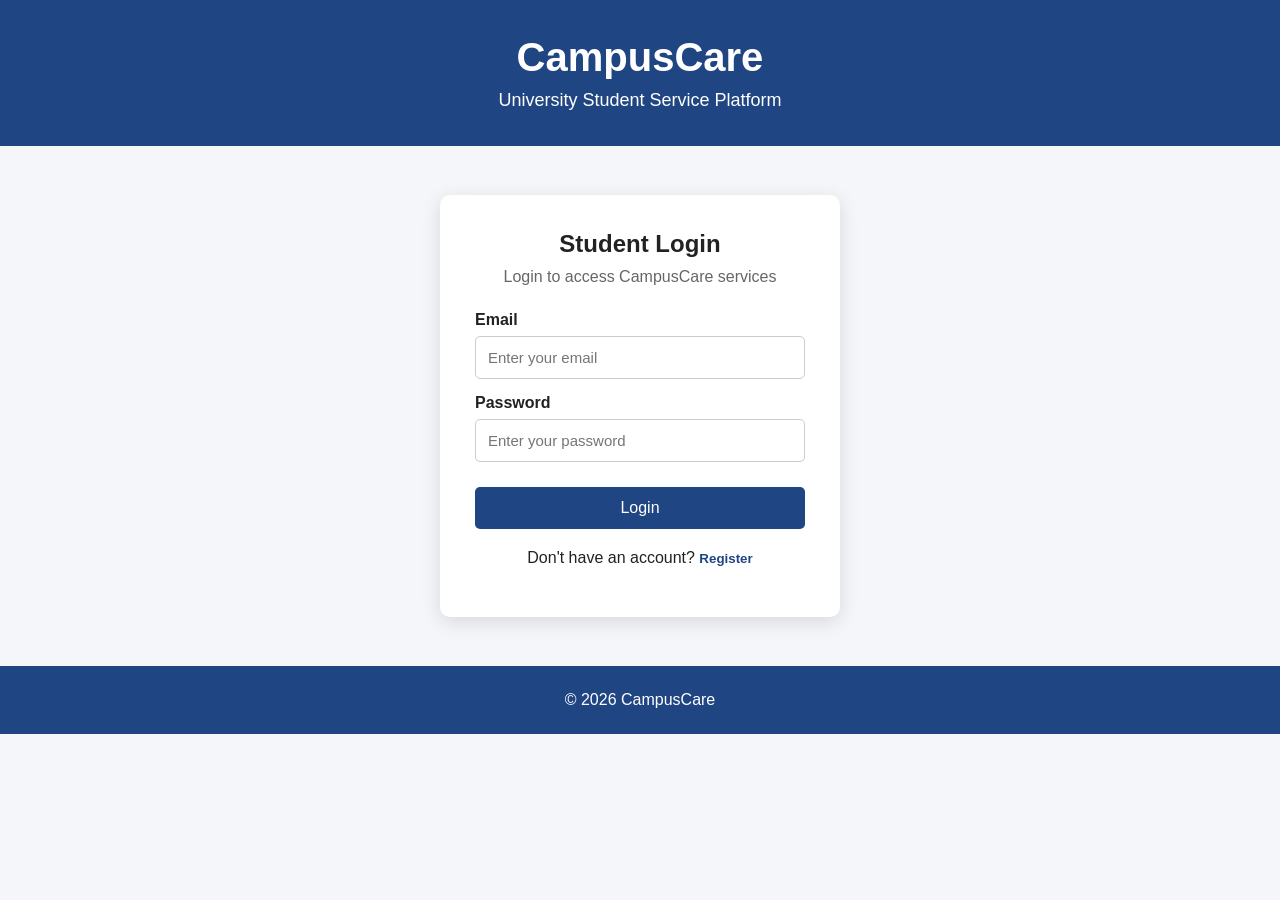
<file: client/index.html>
<!DOCTYPE html>
<html lang="en">

<head>
    <meta charset="UTF-8">
    <meta name="viewport" content="width=device-width, initial-scale=1.0">

    <title>CampusCare - Login</title>

    <link rel="stylesheet" href="style.css">
</head>

<body>

    <header class="header">
        <h1>CampusCare</h1>
        <p>University Student Service Platform</p>
    </header>


    <main class="login-container">

        <div class="login-card">

            <h2>Student Login</h2>

            <p class="login-text">
                Login to access CampusCare services
            </p>


            <form id="loginForm">

                <label for="email">
                    Email
                </label>

                <input
                    type="email"
                    id="email"
                    placeholder="Enter your email"
                    required
                >


                <label for="password">
                    Password
                </label>

                <input
                    type="password"
                    id="password"
                    placeholder="Enter your password"
                    required
                >


                <button type="submit">
                    Login
                </button>

            </form>


            <p class="register-text">
                Don't have an account?
                <button
                    type="button"
                    class="register-button"
                    onclick="register()">
                    Register
                </button>
            </p>

            <p id="message"></p>

        </div>

    </main>


    <footer>
        <p>© 2026 CampusCare</p>
    </footer>


    <script src="app.js"></script>

</body>

</html>
</file>
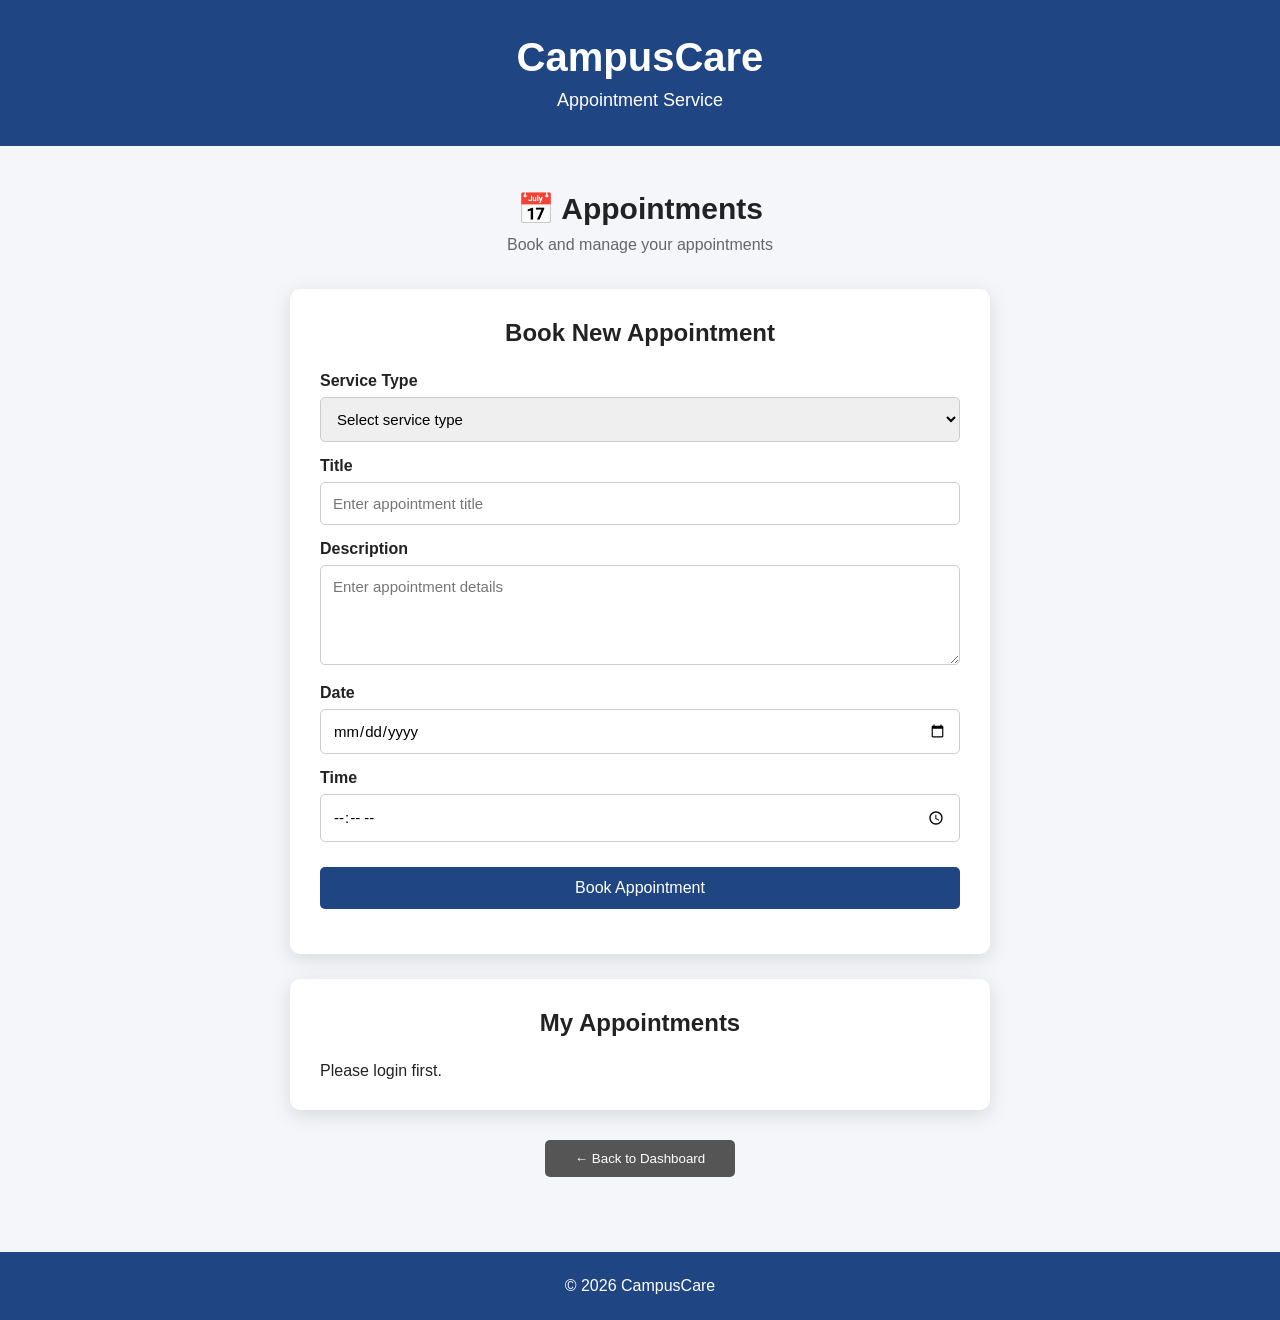
<file: client/appointment-service.html>
<!DOCTYPE html>
<html lang="en">

<head>

    <meta charset="UTF-8">

    <meta name="viewport"
          content="width=device-width, initial-scale=1.0">

    <title>CampusCare - Appointment Service</title>

    <link rel="stylesheet" href="style.css">

</head>


<body>


<header class="header">

    <h1>CampusCare</h1>

    <p>Appointment Service</p>

</header>



<main class="container">

    <h2>📅 Appointments</h2>

    <p class="welcome">
        Book and manage your appointments
    </p>



    <!-- ============================= -->
    <!-- CREATE APPOINTMENT -->
    <!-- ============================= -->

    <div class="appointment-card">

        <h3>Book New Appointment</h3>


        <label for="serviceType">
            Service Type
        </label>

        <select id="serviceType">

            <option value="">
                Select service type
            </option>

            <option value="ACADEMIC">
                Academic
            </option>

            <option value="IT_SUPPORT">
                IT Support
            </option>

            <option value="FACILITY">
                Facility
            </option>

            <option value="FINANCIAL">
                Financial
            </option>

            <option value="OTHER">
                Other
            </option>

        </select>



        <label for="appointmentTitle">
            Title
        </label>

        <input
            type="text"
            id="appointmentTitle"
            placeholder="Enter appointment title"
        >



        <label for="appointmentDescription">
            Description
        </label>

        <textarea
            id="appointmentDescription"
            placeholder="Enter appointment details"
        ></textarea>



        <label for="appointmentDate">
            Date
        </label>

        <input
            type="date"
            id="appointmentDate"
        >



        <label for="appointmentTime">
            Time
        </label>

        <input
            type="time"
            id="appointmentTime"
        >



        <button onclick="createAppointment()">

            Book Appointment

        </button>


        <p id="appointmentMessage"></p>

    </div>



    <!-- ============================= -->
    <!-- MY APPOINTMENTS -->
    <!-- ============================= -->

    <div class="appointment-card">

        <h3>My Appointments</h3>

        <div id="appointmentList">

            Loading appointments...

        </div>

    </div>



    <!-- ============================= -->
    <!-- BACK -->
    <!-- ============================= -->

    <div class="back-area">

        <button
            class="back-button"
            onclick="goToDashboard()">

            ← Back to Dashboard

        </button>

    </div>


</main>



<footer>

    <p>© 2026 CampusCare</p>

</footer>



<script src="app.js"></script>

</body>

</html>
</file>
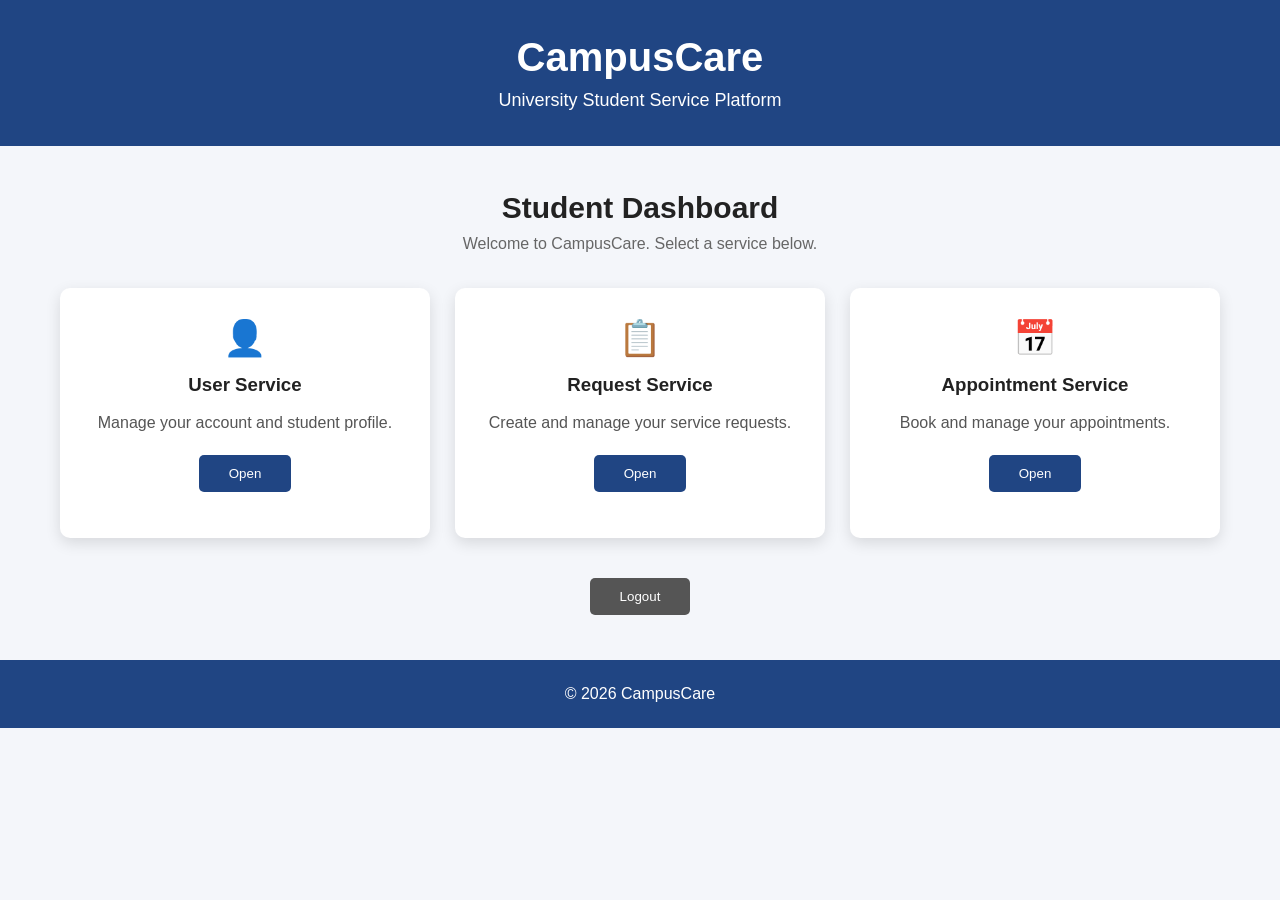
<file: client/dashboard.html>
<!DOCTYPE html>
<html lang="en">

<head>
    <meta charset="UTF-8">
    <meta name="viewport" content="width=device-width, initial-scale=1.0">

    <title>CampusCare - Dashboard</title>

    <link rel="stylesheet" href="style.css">
</head>

<body>

    <header class="header">
        <h1>CampusCare</h1>
        <p>University Student Service Platform</p>
    </header>


    <main class="container">

        <h2>Student Dashboard</h2>

        <p class="welcome">
            Welcome to CampusCare. Select a service below.
        </p>


        <div class="services">

            <!-- User Service -->
            <div class="service-card">

                <div class="icon">👤</div>

                <h3>User Service</h3>

                <p>
                    Manage your account and student profile.
                </p>

                <button onclick="openUserService()">
                    Open
                </button>

            </div>


            <!-- Request Service -->
            <div class="service-card">

                <div class="icon">📋</div>

                <h3>Request Service</h3>

                <p>
                    Create and manage your service requests.
                </p>

                <button onclick="openRequestService()">
                    Open
                </button>

            </div>


            <!-- Appointment Service -->
            <div class="service-card">

                <div class="icon">📅</div>

                <h3>Appointment Service</h3>

                <p>
                    Book and manage your appointments.
                </p>

                <button onclick="openAppointmentService()">
                    Open
                </button>

            </div>

        </div>


        <div class="logout-area">

            <button
                class="logout-button"
                onclick="logout()">
                Logout
            </button>

        </div>

    </main>


    <footer>
        <p>© 2026 CampusCare</p>
    </footer>


    <script src="app.js"></script>

</body>

</html>
</file>
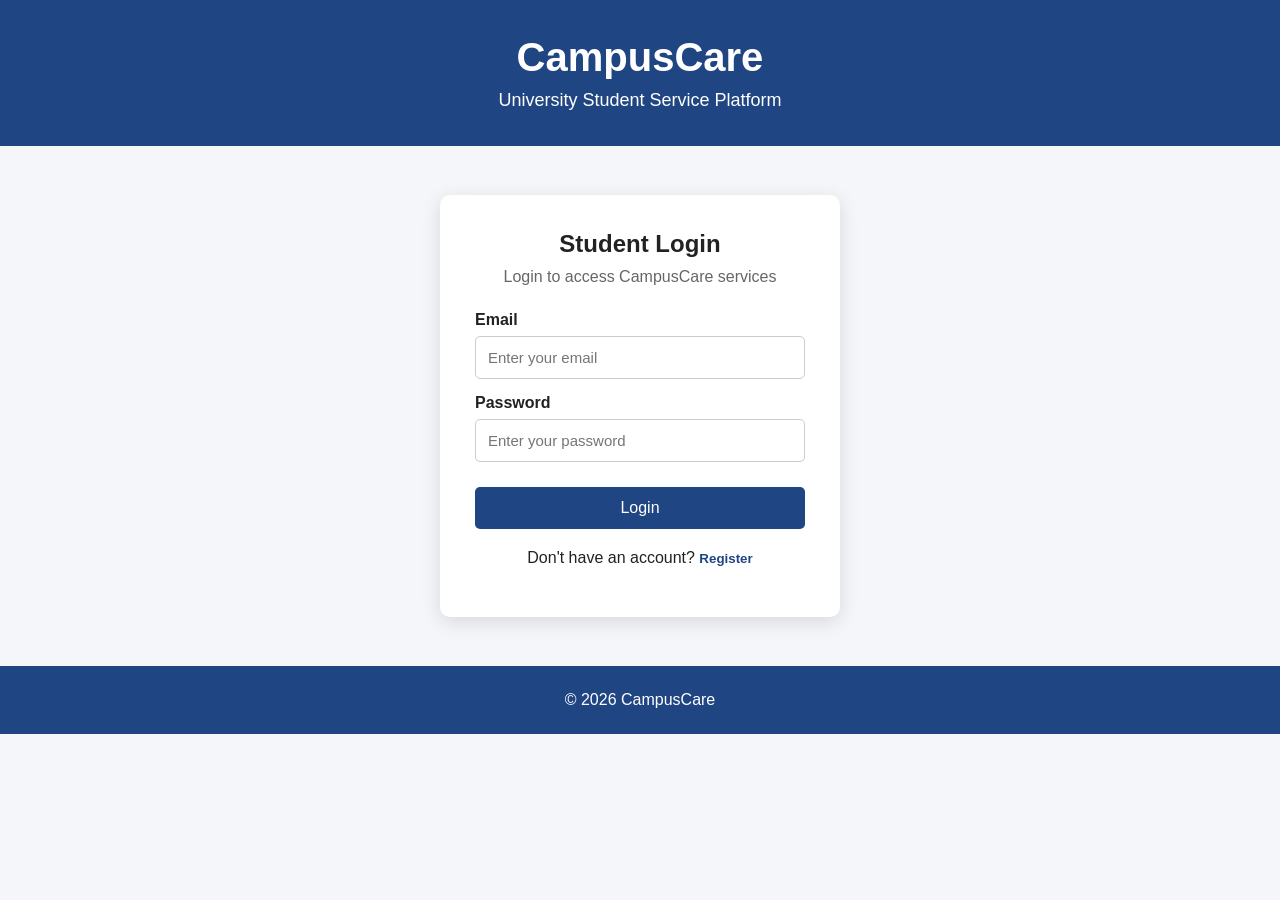
<file: client/edit-profile.html>
<!DOCTYPE html>
<html lang="en">

<head>

    <meta charset="UTF-8">

    <meta name="viewport"
          content="width=device-width, initial-scale=1.0">

    <title>CampusCare - Edit Profile</title>

    <link rel="stylesheet" href="style.css">

</head>


<body>


<header class="header">

    <h1>CampusCare</h1>

    <p>Edit Profile</p>

</header>



<main class="login-container">

    <div class="login-card edit-profile-card">


        <h2>✏️ Edit Profile</h2>

        <p class="login-text">
            Update your CampusCare account details
        </p>



        <!-- NAME -->

        <label for="editName">
            Name
        </label>

        <input
            type="text"
            id="editName"
            placeholder="Enter your name"
        >



        <!-- EMAIL -->

        <label for="editEmail">
            Email
        </label>

        <input
            type="email"
            id="editEmail"
            placeholder="Enter your email"
        >



        <!-- PASSWORD -->

        <label for="editPassword">
            Password
        </label>

        <input
            type="password"
            id="editPassword"
            placeholder="Enter your password"
        >



        <!-- ROLE -->

        <label for="editRole">
            Role
        </label>

        <select id="editRole">

            <option value="STUDENT">
                Student
            </option>

            <option value="STAFF">
                Staff
            </option>

            <option value="ADMIN">
                Admin
            </option>

        </select>



        <!-- MESSAGE -->

        <p id="editMessage"></p>



        <!-- SAVE -->

        <button
            type="button"
            onclick="saveProfile()">

            Save Changes

        </button>



        <!-- CANCEL -->

        <button
            type="button"
            class="cancel-button"
            onclick="goToUserProfile()">

            Cancel

        </button>


    </div>

</main>



<footer>

    <p>© 2026 CampusCare</p>

</footer>



<script src="app.js"></script>

<script>

    // =====================================================
    // LOAD CURRENT USER DATA
    // =====================================================

    function loadEditProfile() {

        const userData =
            localStorage.getItem("campuscareUser");


        if (!userData) {

            alert("Please login first.");

            window.location.href =
                "index.html";

            return;

        }


        try {

            const user =
                JSON.parse(userData);


            document.getElementById("editName").value =
                user.name || "";


            document.getElementById("editEmail").value =
                user.email || "";


            document.getElementById("editPassword").value =
                user.password || "";


            document.getElementById("editRole").value =
                user.role || "STUDENT";


        } catch (error) {

            console.error(error);

            alert("Unable to load profile.");

        }

    }



    // =====================================================
    // SAVE PROFILE
    // =====================================================

    async function saveProfile() {

        const message =
            document.getElementById("editMessage");


        const name =
            document.getElementById("editName")
                .value.trim();


        const email =
            document.getElementById("editEmail")
                .value.trim();


        const password =
            document.getElementById("editPassword")
                .value.trim();


        const role =
            document.getElementById("editRole")
                .value;


        if (name === "") {

            message.innerText =
                "Please enter your name.";

            return;

        }


        if (email === "") {

            message.innerText =
                "Please enter your email.";

            return;

        }


        if (password === "") {

            message.innerText =
                "Please enter your password.";

            return;

        }


        const userData =
            localStorage.getItem("campuscareUser");


        if (!userData) {

            message.innerText =
                "Please login first.";

            return;

        }


        let user;

        try {

            user =
                JSON.parse(userData);

        } catch (error) {

            console.error(error);

            message.innerText =
                "Invalid user information.";

            return;

        }


        try {

            const response =
                await fetch(
                    `${USER_API_URL}/${user.id}`,
                    {
                        method: "PUT",

                        headers: {
                            "Content-Type": "application/json",
                            "X-API-KEY": USER_API_KEY
                        },

                        body: JSON.stringify({

                            name: name,

                            email: email,

                            password: password,

                            role: role

                        })
                    }
                );


            if (response.ok) {

                const updatedUser =
                    await response.json();


                localStorage.setItem(
                    "campuscareUser",
                    JSON.stringify(updatedUser)
                );


                message.innerText =
                    "Profile updated successfully!";


                message.style.color =
                    "#198754";


                setTimeout(function () {

                    window.location.href =
                        "user-service.html";

                }, 1000);


            } else if (response.status === 401) {

                message.innerText =
                    "Invalid or missing User Service API Key.";

                message.style.color =
                    "#dc3545";


            } else {

                message.innerText =
                    "Failed to update profile.";

                message.style.color =
                    "#dc3545";

            }


        } catch (error) {

            console.error(error);

            message.innerText =
                "Cannot connect to User Service.";

            message.style.color =
                "#dc3545";

        }

    }



    // =====================================================
    // CANCEL
    // =====================================================

    function goToUserProfile() {

        window.location.href =
            "user-service.html";

    }



    // =====================================================
    // PAGE LOAD
    // =====================================================

    loadEditProfile();

</script>


</body>

</html>
</file>
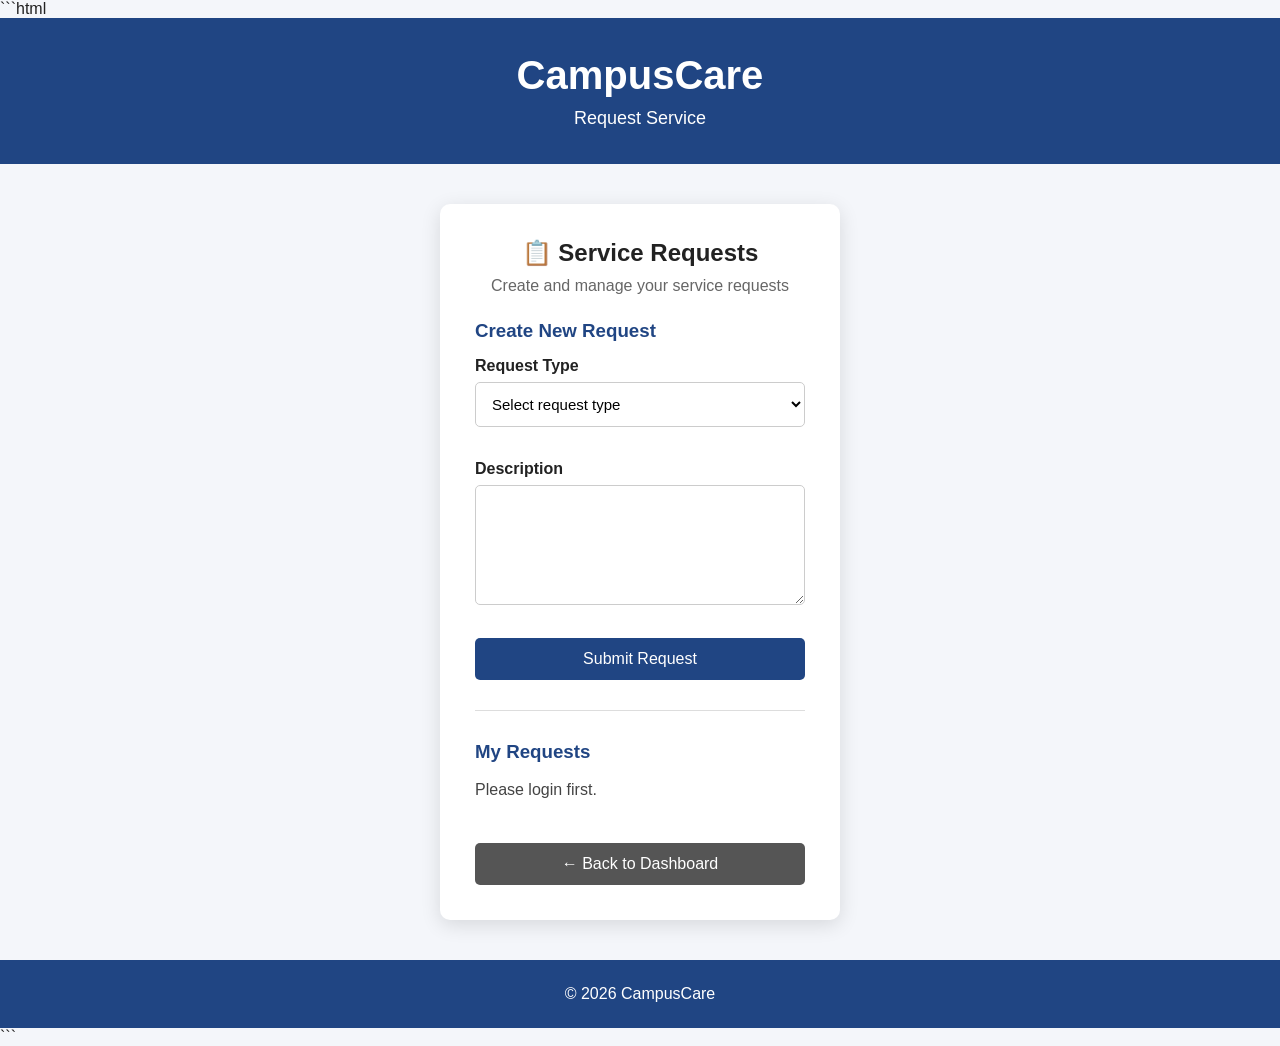
<file: client/request-service.html>
```html
<!DOCTYPE html>
<html lang="en">

<head>

    <meta charset="UTF-8">

    <meta name="viewport"
          content="width=device-width, initial-scale=1.0">

    <title>CampusCare - Request Service</title>

    <link rel="stylesheet" href="style.css">

</head>


<body>


<header class="header">

    <h1>CampusCare</h1>

    <p>Request Service</p>

</header>



<main class="login-container">

    <div class="login-card">


        <h2>📋 Service Requests</h2>

        <p class="login-text">
            Create and manage your service requests
        </p>



        <!-- CREATE REQUEST -->

        <h3>Create New Request</h3>


        <label for="requestType">
            Request Type
        </label>


        <select id="requestType">

            <option value="">
                Select request type
            </option>

            <option value="ACADEMIC">
                Academic
            </option>

            <option value="IT_SUPPORT">
                IT Support
            </option>

            <option value="FACILITY">
                Facility
            </option>

            <option value="FINANCIAL">
                Financial
            </option>

            <option value="OTHER">
                Other
            </option>

        </select>


        <br>
        <br>


        <label for="requestDescription">
            Description
        </label>


        <textarea
            id="requestDescription"
            rows="5"
            placeholder="Describe your request">
        </textarea>


        <br>
        <br>


        <button onclick="createRequest()">

            Submit Request

        </button>


        <p id="requestMessage"></p>



        <hr>



        <!-- MY REQUESTS -->

        <h3>My Requests</h3>


        <div id="requestList">

            Loading requests...

        </div>



        <br>


        <button onclick="goToDashboard()">

            ← Back to Dashboard

        </button>


    </div>

</main>



<footer>

    <p>© 2026 CampusCare</p>

</footer>



<script src="app.js"></script>


</body>

</html>
```
</file>
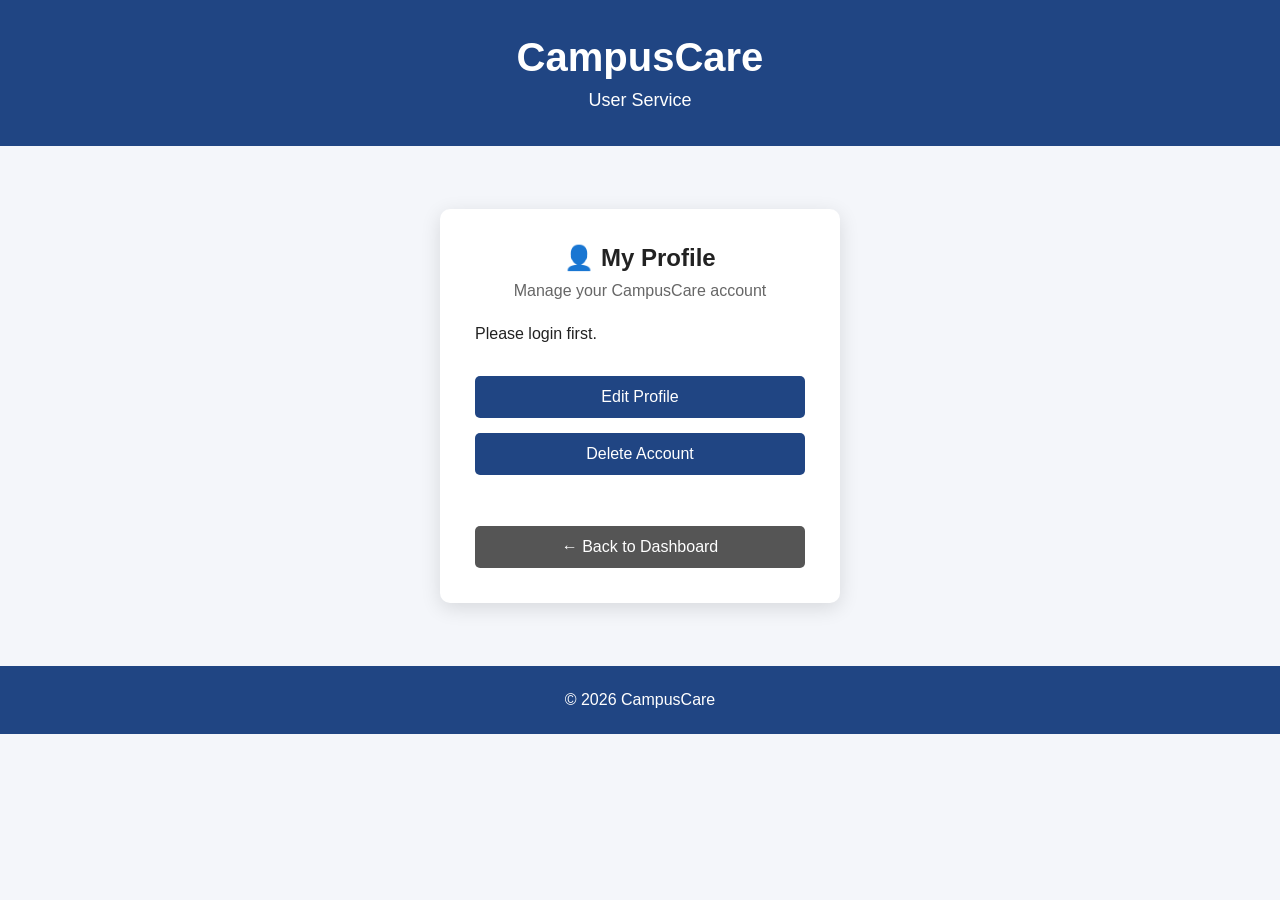
<file: client/user-service.html>
<!DOCTYPE html>
<html lang="en">

<head>

    <meta charset="UTF-8">

    <meta name="viewport"
          content="width=device-width, initial-scale=1.0">

    <title>CampusCare - User Service</title>

    <link rel="stylesheet" href="style.css">

</head>


<body>


<header class="header">

    <h1>CampusCare</h1>

    <p>User Service</p>

</header>



<main class="login-container">


    <div class="login-card">


        <h2>👤 My Profile</h2>


        <p class="login-text">

            Manage your CampusCare account

        </p>



        <!-- USER DETAILS -->

        <div id="userDetails">

            Loading user details...

        </div>



        <br>



        <!-- BUTTONS -->

        <button onclick="editProfile()">

            Edit Profile

        </button>


        <button onclick="deleteAccount()">

            Delete Account

        </button>



        <br>
        <br>



        <!-- EDIT PROFILE FORM -->

        <div id="editProfileForm"
             style="display: none; margin-top: 20px;">

            <h3>Edit Profile</h3>


            <label for="editName">

                Name

            </label>

            <input
                type="text"
                id="editName"
                placeholder="Enter your name"
            >


            <br>
            <br>


            <label for="editEmail">

                Email

            </label>

            <input
                type="email"
                id="editEmail"
                placeholder="Enter your email"
            >


            <br>
            <br>


            <label for="editPassword">

                Password

            </label>

            <input
                type="password"
                id="editPassword"
                placeholder="Enter your password"
            >


            <br>
            <br>


            <label for="editRole">

                Role

            </label>

            <select id="editRole">

                <option value="STUDENT">
                    STUDENT
                </option>

                <option value="STAFF">
                    STAFF
                </option>

                <option value="ADMIN">
                    ADMIN
                </option>

            </select>


            <br>
            <br>


            <button onclick="saveProfile()">

                Save Profile

            </button>


            <button onclick="cancelEdit()">

                Cancel

            </button>

        </div>



        <br>


        <!-- BACK BUTTON -->

        <button onclick="goToDashboard()">

            ← Back to Dashboard

        </button>


    </div>


</main>



<footer>

    <p>© 2026 CampusCare</p>

</footer>



<script src="app.js"></script>


</body>

</html>
</file>
<file: client/style.css>
* {
    margin: 0;
    padding: 0;
    box-sizing: border-box;
}

body {
    font-family: Arial, sans-serif;
    background: #f4f6fa;
    color: #222;
}


/* Header */

.header {
    background: #204583;
    color: white;
    text-align: center;
    padding: 35px 20px;
}

.header h1 {
    font-size: 40px;
    margin-bottom: 10px;
}

.header p {
    font-size: 18px;
}


/* Login */

.login-container {
    min-height: 520px;

    display: flex;
    justify-content: center;
    align-items: center;

    padding: 40px 20px;
}

.login-card {
    background: white;

    width: 400px;

    padding: 35px;

    border-radius: 10px;

    box-shadow: 0 5px 20px rgba(0, 0, 0, 0.12);
}

.login-card h2 {
    text-align: center;
    margin-bottom: 10px;
}

.login-text {
    text-align: center;
    color: #666;
    margin-bottom: 25px;
}


/* Form */

.login-card label {
    display: block;

    margin-top: 15px;
    margin-bottom: 7px;

    font-weight: bold;
}

.login-card input {
    width: 100%;

    padding: 12px;

    border: 1px solid #ccc;
    border-radius: 5px;

    font-size: 15px;
}

.login-card input:focus {
    outline: none;
    border-color: #204583;
}


/* Login button */

.login-card form button {
    width: 100%;

    margin-top: 25px;

    padding: 12px;

    background: #204583;
    color: white;

    border: none;
    border-radius: 5px;

    font-size: 16px;

    cursor: pointer;
}

.login-card form button:hover {
    background: #163566;
}


/* Register */

.register-text {
    text-align: center;

    margin-top: 20px;
}

.register-button {
    border: none;

    background: none;

    color: #204583;

    font-weight: bold;

    cursor: pointer;
}


/* Message */

#message {
    text-align: center;
    margin-top: 15px;
}


/* Footer */

footer {
    background: #204583;
    color: white;

    text-align: center;

    padding: 25px;
}

/* Dashboard */

.container {
    max-width: 1200px;
    margin: auto;
    padding: 45px 20px;
}

.container > h2 {
    text-align: center;
    font-size: 30px;
    margin-bottom: 10px;
}

.welcome {
    text-align: center;
    color: #666;
    margin-bottom: 35px;
}

.services {
    display: flex;
    gap: 25px;
    justify-content: center;
}

.service-card {
    background: white;
    width: 32%;
    min-height: 250px;
    padding: 30px 25px;
    text-align: center;
    border-radius: 10px;
    box-shadow: 0 5px 15px rgba(0, 0, 0, 0.12);
}

.icon {
    font-size: 35px;
    margin-bottom: 15px;
}

.service-card h3 {
    margin-bottom: 15px;
}

.service-card p {
    color: #555;
    line-height: 1.5;
}

.service-card button {
    margin-top: 20px;
    padding: 11px 30px;
    background: #204583;
    color: white;
    border: none;
    border-radius: 5px;
    cursor: pointer;
}

.service-card button:hover {
    background: #163566;
}

.logout-area {
    text-align: center;
    margin-top: 40px;
}

.logout-button {
    padding: 11px 30px;
    background: #555;
    color: white;
    border: none;
    border-radius: 5px;
    cursor: pointer;
}

/* =====================================================
   REQUEST SERVICE
   ===================================================== */

.login-card select,
.login-card textarea {
    width: 100%;
    padding: 12px;
    border: 1px solid #ccc;
    border-radius: 5px;
    font-size: 15px;
    font-family: Arial, sans-serif;
    background: white;
}

.login-card select:focus,
.login-card textarea:focus {
    outline: none;
    border-color: #204583;
}

.login-card textarea {
    resize: vertical;
    min-height: 120px;
}


/* Request Service headings */

.login-card h3 {
    margin-top: 25px;
    margin-bottom: 15px;
    color: #204583;
}


/* Request Service submit button */

.login-card > button {
    width: 100%;
    margin-top: 15px;
    padding: 12px;
    background: #204583;
    color: white;
    border: none;
    border-radius: 5px;
    font-size: 16px;
    cursor: pointer;
}

.login-card > button:hover {
    background: #163566;
}


/* Request message */

#requestMessage {
    text-align: center;
    margin-top: 15px;
    font-weight: bold;
}


/* Divider */

.login-card hr {
    margin: 30px 0;
    border: none;
    border-top: 1px solid #ddd;
}


/* Request list */

#requestList {
    margin-top: 15px;
}


/* Individual request cards */

#requestList > div {
    background: #f8f9fc;
    border: 1px solid #ddd !important;
    border-left: 5px solid #204583 !important;
    padding: 18px !important;
    margin-bottom: 15px !important;
    border-radius: 8px !important;
    box-shadow: 0 3px 10px rgba(0, 0, 0, 0.08);
}


/* Request details */

#requestList p {
    margin-bottom: 8px;
    color: #444;
    line-height: 1.5;
}

#requestList strong {
    color: #204583;
}


/* Delete Request button */

#requestList button {
    margin-top: 10px;
    padding: 9px 18px;
    background: #dc3545;
    color: white;
    border: none;
    border-radius: 5px;
    cursor: pointer;
    font-size: 14px;
}

#requestList button:hover {
    background: #b02a37;
}


/* Back to Dashboard button */

.login-card > button:last-of-type {
    background: #555;
    color: white;
}

.login-card > button:last-of-type:hover {
    background: #333;
}


/* Request service responsive */

@media (max-width: 600px) {

    .login-card {
        width: 100%;
        padding: 25px;
    }

    .login-card h2 {
        font-size: 25px;
    }

}

/* =====================================================
   EDIT PROFILE PAGE
   ===================================================== */

.edit-profile-card {
    width: 500px;
}

.edit-profile-card h2 {
    color: #204583;
    margin-bottom: 10px;
}

.edit-profile-card label {
    display: block;
    margin-top: 18px;
    margin-bottom: 7px;
    font-weight: bold;
}

.edit-profile-card input,
.edit-profile-card select {
    width: 100%;
    padding: 12px;
    border: 1px solid #ccc;
    border-radius: 6px;
    font-size: 15px;
    font-family: Arial, sans-serif;
}

.edit-profile-card input:focus,
.edit-profile-card select:focus {
    outline: none;
    border-color: #204583;
    box-shadow: 0 0 0 2px rgba(32, 69, 131, 0.1);
}


/* Save button */

.edit-profile-card > button {
    width: 100%;
    margin-top: 22px;
    padding: 13px;
    background: #204583;
    color: white;
    border: none;
    border-radius: 6px;
    font-size: 16px;
    font-weight: bold;
    cursor: pointer;
}

.edit-profile-card > button:hover {
    background: #163566;
}


/* Cancel button */

.edit-profile-card .cancel-button {
    margin-top: 12px;
    background: #555;
}

.edit-profile-card .cancel-button:hover {
    background: #333;
}


/* Message */

#editMessage {
    text-align: center;
    margin-top: 18px;
    font-weight: bold;
}


/* Mobile */

@media (max-width: 600px) {

    .edit-profile-card {
        width: 100%;
    }

}

/* =====================================================
   APPOINTMENT SERVICE
===================================================== */

.appointment-card {

    background: white;

    max-width: 700px;

    margin: 25px auto;

    padding: 30px;

    border-radius: 10px;

    box-shadow: 0 5px 20px rgba(0, 0, 0, 0.12);

}


.appointment-card h3 {

    text-align: center;

    font-size: 24px;

    margin-bottom: 25px;

}


/* Labels */

.appointment-card label {

    display: block;

    margin-top: 15px;

    margin-bottom: 7px;

    font-weight: bold;

}


/* Inputs */

.appointment-card input,
.appointment-card select,
.appointment-card textarea {

    width: 100%;

    padding: 12px;

    border: 1px solid #ccc;

    border-radius: 5px;

    font-size: 15px;

    font-family: Arial, sans-serif;

}


.appointment-card textarea {

    min-height: 100px;

    resize: vertical;

}


.appointment-card input:focus,
.appointment-card select:focus,
.appointment-card textarea:focus {

    outline: none;

    border-color: #204583;

}


/* Book button */

.appointment-card > button {

    width: 100%;

    margin-top: 25px;

    padding: 12px;

    background: #204583;

    color: white;

    border: none;

    border-radius: 5px;

    font-size: 16px;

    cursor: pointer;

}


.appointment-card > button:hover {

    background: #163566;

}


/* Message */

#appointmentMessage {

    text-align: center;

    margin-top: 15px;

    font-weight: bold;

}


/* Appointment item */

.appointment-item {

    border: 1px solid #ddd;

    padding: 20px;

    margin-bottom: 15px;

    border-radius: 8px;

    background: #fafafa;

}


.appointment-item p {

    margin: 8px 0;

    color: #444;

}


.appointment-item strong {

    color: #222;

}


/* Delete button */

.appointment-delete {

    margin-top: 15px;

    padding: 10px 20px;

    background: #555;

    color: white;

    border: none;

    border-radius: 5px;

    cursor: pointer;

}


.appointment-delete:hover {

    background: #333;

}


/* Back */

.back-area {

    text-align: center;

    margin: 30px 0;

}


.back-button {

    padding: 11px 30px;

    background: #555;

    color: white;

    border: none;

    border-radius: 5px;

    cursor: pointer;

}


.back-button:hover {

    background: #444;

}
</file>
